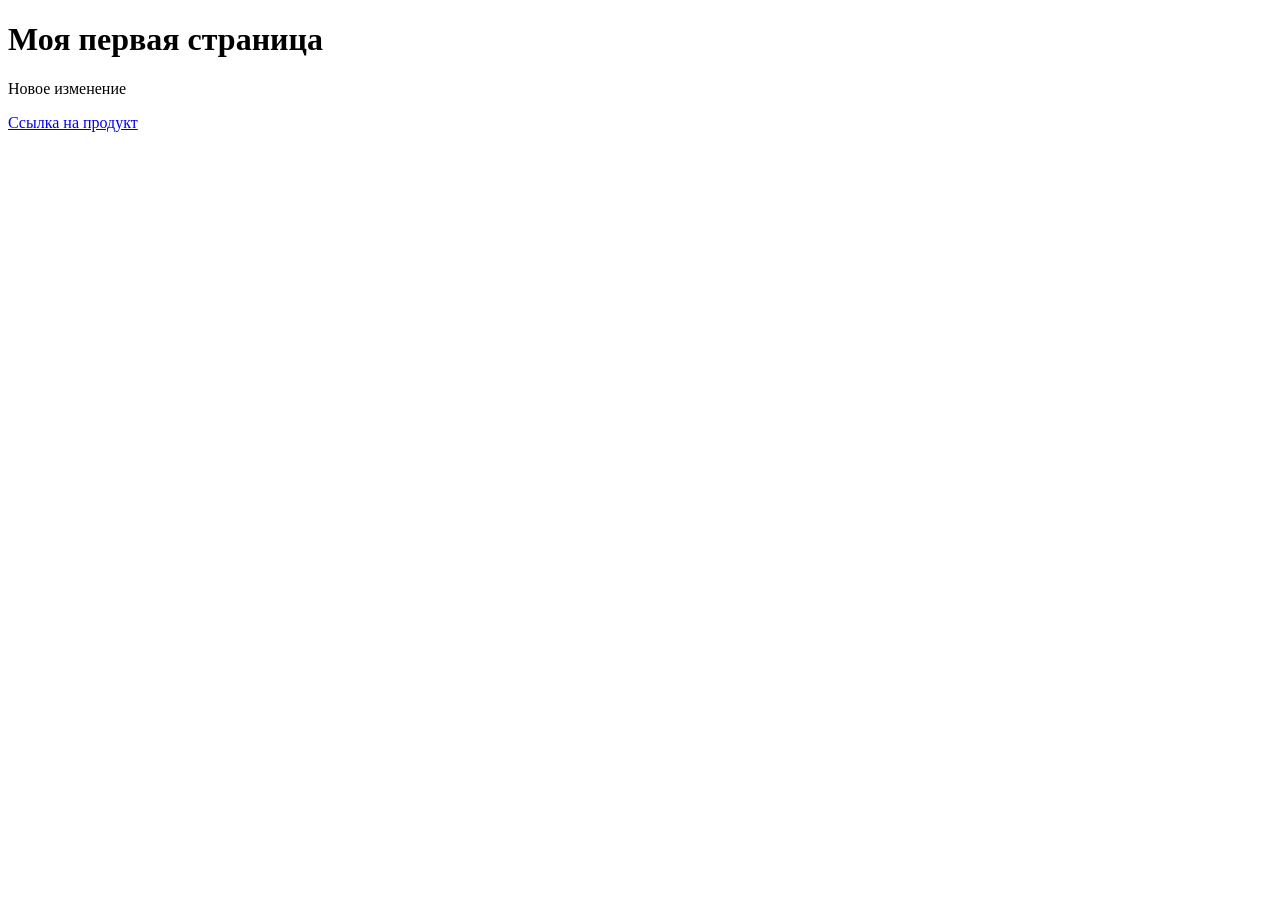
<file: index.html>
<!DOCTYPE html>
<html lang="en">
<head>
    <meta charset="UTF-8">
    <meta name="viewport" content="width=device-width, initial-scale=1.0">
    <title>Document</title>
</head>
<body>
    <h1>Моя первая страница</h1>
    <p>Новое изменение</p>
    <a href="./project/product.html">Ссылка на продукт</a>
</body>
</html>
</file>
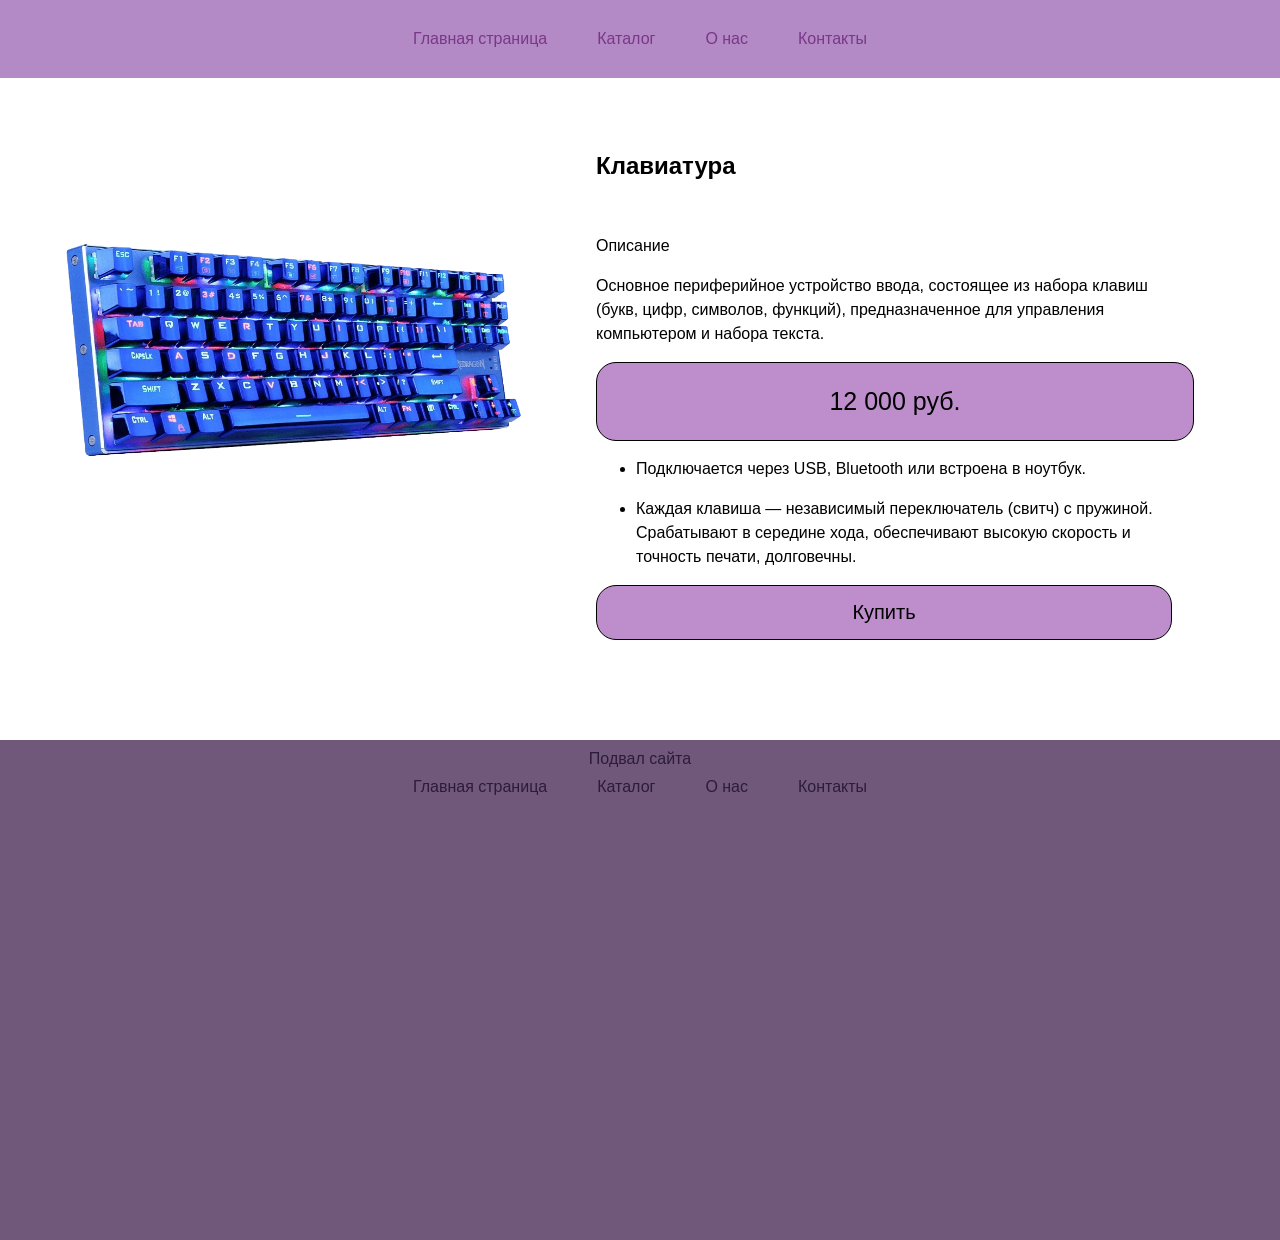
<file: product.html>
<!DOCTYPE html>
<html lang="en">
<head>
    <meta charset="UTF-8">
    <meta name="viewport" content="width=device-width, initial-scale=1.0">
    <title>Клавиатура</title>
    <link rel="stylesheet" href="style.css">
</head>
<body>
    <header>
        <nav>
            <ul>
                <li>
                    <a href="index.html">Главная страница</a>
                </li>
                <li>
                    <a href="">Каталог</a>
                </li>
                <li>
                    <a href="">О нас</a>
                </li>
                <li>
                    <a href="">Контакты</a>
                </li>
            </ul>
        </nav>
    </header>
    <main>
        <section class="product-page">
            <div class="tovar-img-page">
                <img src="keyboard.png" alt="" width="500" height="450">
            </div>
            <div class="tovar-info-page">
                <h1>Клавиатура</h1>
                <p>Описание</p>
                <p>Основное периферийное устройство ввода, состоящее из набора клавиш (букв, цифр, символов, функций), предназначенное для управления компьютером и набора текста.</p>
                <div class="price">
                    12 000 руб.
                </div>
                <ul>
                    <li>
                        <p>Подключается через USB, Bluetooth или встроена в ноутбук. </p>
                    </li>
                    <li>
                        <p>Каждая клавиша — независимый переключатель (свитч) с пружиной. Срабатывают в середине хода, обеспечивают высокую скорость и точность печати, долговечны.</p>
                    </li>
                </ul>
                <button id="buyBtn">Купить</button>
            </div>
        </section>
    </main>
    <footer>
        <p align="center">Подвал сайта</p>
        <nav>
            <ul>
                <li>
                    <a href="">Главная страница</a>
                </li>
                <li>
                    <a href="">Каталог</a>
                </li>
                <li>
                    <a href="">О нас</a>
                </li>
                <li>
                    <a href="">Контакты</a>
                </li>
            </ul>
        </nav>
    </footer>
    <script>
        const btn = document.getElementById('buyBtn')
        btn.addEventListener('click', (e)=>{
            alert('Поздравляем с покупкой!')
        })
    </script>
</body>
</html>
</file>
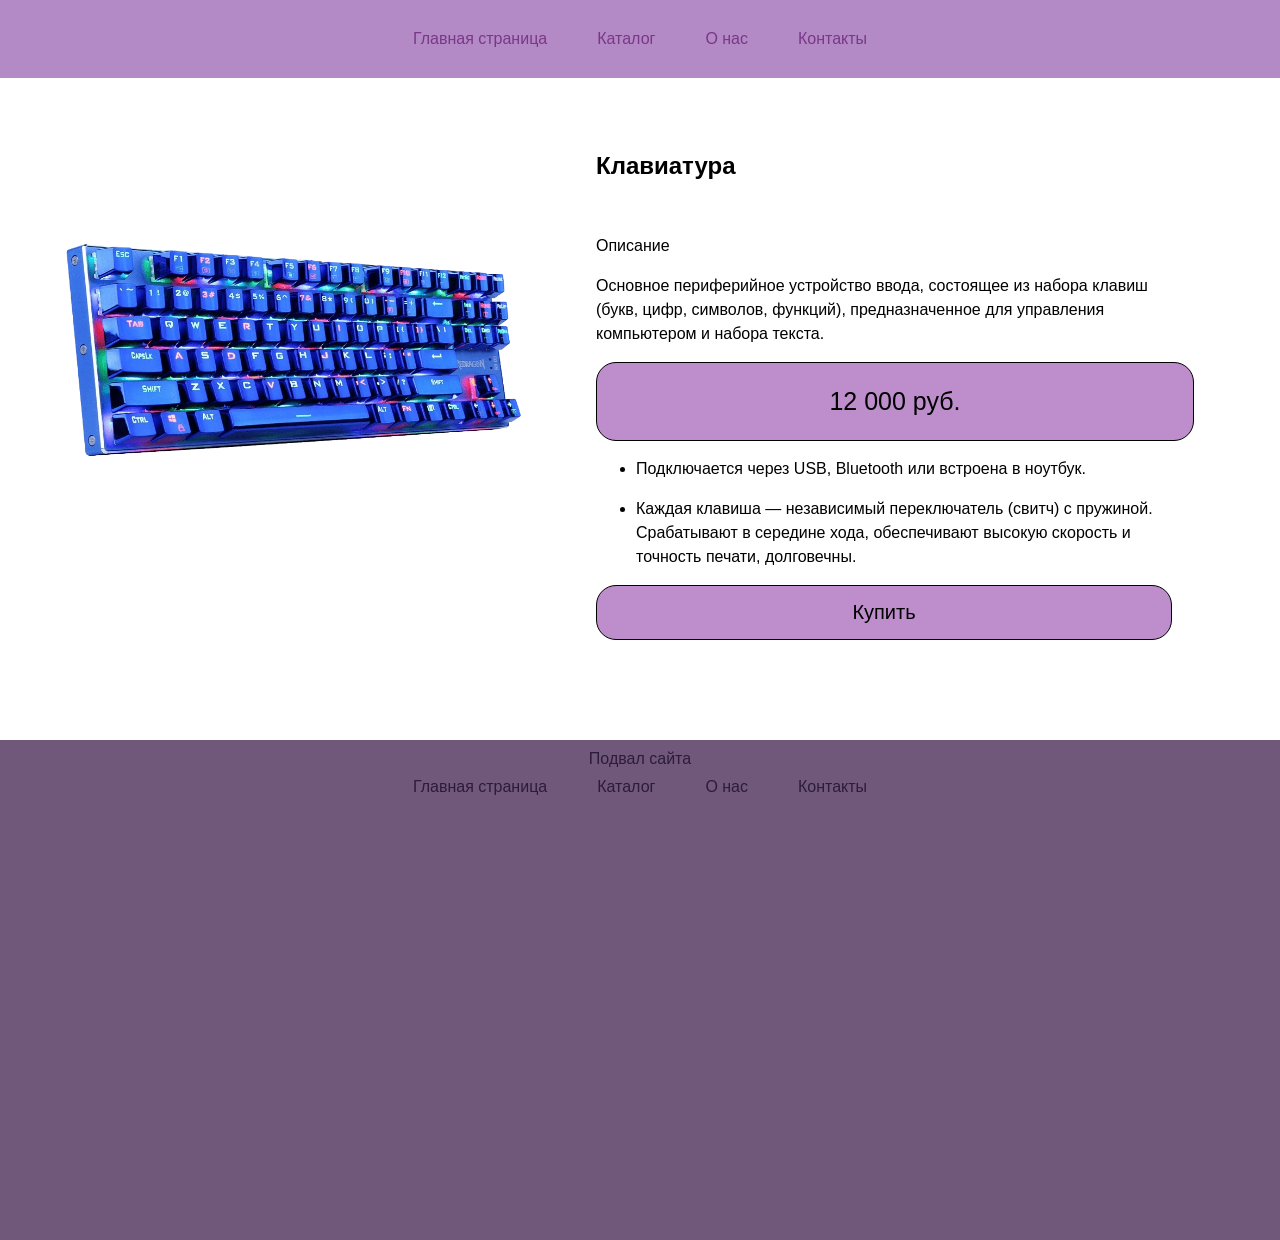
<file: project/product.html>
<!DOCTYPE html>
<html lang="en">
<head>
    <meta charset="UTF-8">
    <meta name="viewport" content="width=device-width, initial-scale=1.0">
    <title>Клавиатура</title>
    <link rel="stylesheet" href="style.css">
</head>
<body>
    <header>
        <nav>
            <ul>
                <li>
                    <a href="../index.html">Главная страница</a>
                </li>
                <li>
                    <a href="">Каталог</a>
                </li>
                <li>
                    <a href="">О нас</a>
                </li>
                <li>
                    <a href="">Контакты</a>
                </li>
            </ul>
        </nav>
    </header>
    <main>
        <section class="product-page">
            <div class="tovar-img-page">
                <img src="keyboard.png" alt="" width="500" height="450">
            </div>
            <div class="tovar-info-page">
                <h1>Клавиатура</h1>
                <p>Описание</p>
                <p>Основное периферийное устройство ввода, состоящее из набора клавиш (букв, цифр, символов, функций), предназначенное для управления компьютером и набора текста.</p>
                <div class="price">
                    12 000 руб.
                </div>
                <ul>
                    <li>
                        <p>Подключается через USB, Bluetooth или встроена в ноутбук. </p>
                    </li>
                    <li>
                        <p>Каждая клавиша — независимый переключатель (свитч) с пружиной. Срабатывают в середине хода, обеспечивают высокую скорость и точность печати, долговечны.</p>
                    </li>
                </ul>
                <button id="buyBtn">Купить</button>
            </div>
        </section>
    </main>
    <footer>
        <p align="center">Подвал сайта</p>
        <nav>
            <ul>
                <li>
                    <a href="">Главная страница</a>
                </li>
                <li>
                    <a href="">Каталог</a>
                </li>
                <li>
                    <a href="">О нас</a>
                </li>
                <li>
                    <a href="">Контакты</a>
                </li>
            </ul>
        </nav>
    </footer>
    <script>
        const btn = document.getElementById('buyBtn')
        btn.addEventListener('click', (e)=>{
            alert('Поздравляем с покупкой!')
        })
    </script>
</body>
</html>
</file>
<file: style.css>
body{
    padding: 0;
    margin: 0;
    font-family: Arial, Helvetica, sans-serif;
}
header{
    width: 100%;
    height: auto;
    background-color: rgb(179, 138, 197);
    padding: 30px;
    box-sizing: border-box;
    
}
nav{
    width: 100%;
    height: auto;
}
nav > ul{
    display: flex;  /* список в строчку*/
    gap: 50px;
    margin: 0;
    padding: 0;
    justify-content: center;
}
nav > ul{
    list-style-type: none;
}
nav > ul > li > a{
    color: rgb(122, 55, 135);
    text-decoration: none; /* убирает подчеркивание*/
    transition: all 0.3s ease; /* плавность при наведении */
}
nav > ul > li > a:hover{
    color: rgb(0, 0, 0);
}  
footer{
    width: 100%;
    height: 500px;
    background-color: rgb(112, 88, 123);
}
footer > p{
    color: rgb(45, 27, 60);
    margin: 0;
    padding: 10px;
}
main{
    width: 100%;
    height: auto;
    margin-bottom: 50px;
    box-sizing: border-box;
}
.popular-tovar{
    width: 100%;
    height: auto;
}
.popular-tovar > h3{
    text-align: center;
    margin-bottom: 50px;
}
footer > nav > ul > li > a{
    color: rgb(45, 27, 60);
}
footer > nav > ul > li > a:hover{
    color: rgb(0, 0, 0);
}
.tovar-list{
    display: flex;
    flex-wrap: wrap;
    justify-content: center;
    gap: 20px;
    width: 100%;
    padding: 0 20px;
    box-sizing: border-box; 
}
.tovar-card{
    width: 28%;
    height: auto;
    border: 2px solid rgb(0, 0, 0);
    box-sizing: border-box;
    margin: 30px;
    border-radius: 30px;
    background-color: rgb(227, 211, 233);
}
.tovar-img{
    width: 100%;
    height: auto;
    display: flex;
    justify-content: center;
    margin: 0;
}
.tovar-info{
    width: 100%;
    text-align: center;
    margin-bottom: 30px;
    font-size: 23px;
}
.tovar-info > a{
    color: rgb(0, 0, 0);
    background-color: rgb(199, 169, 210);
    padding: 10px 40px;
    border-radius: 20px;
    text-decoration: none;
    border: 1px solid black;
    transition: all 0.3s ease; 
    font-size: 18px;

}
.tovar-info > a:hover{
    color: rgb(255, 255, 255);
    background-color:  rgb(112, 88, 123);

}
.product-page{
    width: 100%;
    height: auto;
    display: flex;
    gap: 20px;
    padding: 50px 0;
}
.tovar-img-page{
    width: 45%;
    height: auto;
    display: flex;
    justify-content: center;
}
.tovar-info-page{
    width: 45%;
    height: auto;
}
.tovar-info-page > h1{
   margin-bottom: 50px;
}

.price{
    width: 100%;
    height: auto;
    background-color: rgb(189, 142, 203);
    padding: 20px 10px;
    border-radius: 20px;
    text-align: center;
    font-size: 25px;
    border: 1px solid black;
}
.tovar-info-page:nth-child(2){
    line-height: 1.5;
}
.tovar-info-page > button{
    width: 100%;
    height: auto;
    border: 1px solid black;
    padding: 15px 0;
    background-color: rgb(189, 142, 203);
    border-radius: 20px;
    transition: all 0.3s ease;
    font-size: 20px;
}
.tovar-info-page > button:hover{
    cursor: pointer;
    background: transparent;
    color: rgb(189, 142, 203);
    border: 1px solid rgb(189, 142, 203);
}
</file>
<file: project/style.css>
body{
    padding: 0;
    margin: 0;
    font-family: Arial, Helvetica, sans-serif;
}
header{
    width: 100%;
    height: auto;
    background-color: rgb(179, 138, 197);
    padding: 30px;
    box-sizing: border-box;
    
}
nav{
    width: 100%;
    height: auto;
}
nav > ul{
    display: flex;  /* список в строчку*/
    gap: 50px;
    margin: 0;
    padding: 0;
    justify-content: center;
}
nav > ul{
    list-style-type: none;
}
nav > ul > li > a{
    color: rgb(122, 55, 135);
    text-decoration: none; /* убирает подчеркивание*/
    transition: all 0.3s ease; /* плавность при наведении */
}
nav > ul > li > a:hover{
    color: rgb(0, 0, 0);
}  
footer{
    width: 100%;
    height: 500px;
    background-color: rgb(112, 88, 123);
}
footer > p{
    color: rgb(45, 27, 60);
    margin: 0;
    padding: 10px;
}
main{
    width: 100%;
    height: auto;
    margin-bottom: 50px;
    box-sizing: border-box;
}
.popular-tovar{
    width: 100%;
    height: auto;
}
.popular-tovar > h3{
    text-align: center;
    margin-bottom: 50px;
}
footer > nav > ul > li > a{
    color: rgb(45, 27, 60);
}
footer > nav > ul > li > a:hover{
    color: rgb(0, 0, 0);
}
.tovar-list{
    display: flex;
    flex-wrap: wrap;
    justify-content: center;
    gap: 20px;
    width: 100%;
    padding: 0 20px;
    box-sizing: border-box; 
}
.tovar-card{
    width: 28%;
    height: auto;
    border: 2px solid rgb(0, 0, 0);
    box-sizing: border-box;
    margin: 30px;
    border-radius: 30px;
    background-color: rgb(227, 211, 233);
}
.tovar-img{
    width: 100%;
    height: auto;
    display: flex;
    justify-content: center;
    margin: 0;
}
.tovar-info{
    width: 100%;
    text-align: center;
    margin-bottom: 30px;
    font-size: 23px;
}
.tovar-info > a{
    color: rgb(0, 0, 0);
    background-color: rgb(199, 169, 210);
    padding: 10px 40px;
    border-radius: 20px;
    text-decoration: none;
    border: 1px solid black;
    transition: all 0.3s ease; 
    font-size: 18px;

}
.tovar-info > a:hover{
    color: rgb(255, 255, 255);
    background-color:  rgb(112, 88, 123);

}
.product-page{
    width: 100%;
    height: auto;
    display: flex;
    gap: 20px;
    padding: 50px 0;
}
.tovar-img-page{
    width: 45%;
    height: auto;
    display: flex;
    justify-content: center;
}
.tovar-info-page{
    width: 45%;
    height: auto;
}
.tovar-info-page > h1{
   margin-bottom: 50px;
}

.price{
    width: 100%;
    height: auto;
    background-color: rgb(189, 142, 203);
    padding: 20px 10px;
    border-radius: 20px;
    text-align: center;
    font-size: 25px;
    border: 1px solid black;
}
.tovar-info-page:nth-child(2){
    line-height: 1.5;
}
.tovar-info-page > button{
    width: 100%;
    height: auto;
    border: 1px solid black;
    padding: 15px 0;
    background-color: rgb(189, 142, 203);
    border-radius: 20px;
    transition: all 0.3s ease;
    font-size: 20px;
}
.tovar-info-page > button:hover{
    cursor: pointer;
    background: transparent;
    color: rgb(189, 142, 203);
    border: 1px solid rgb(189, 142, 203);
}
</file>
